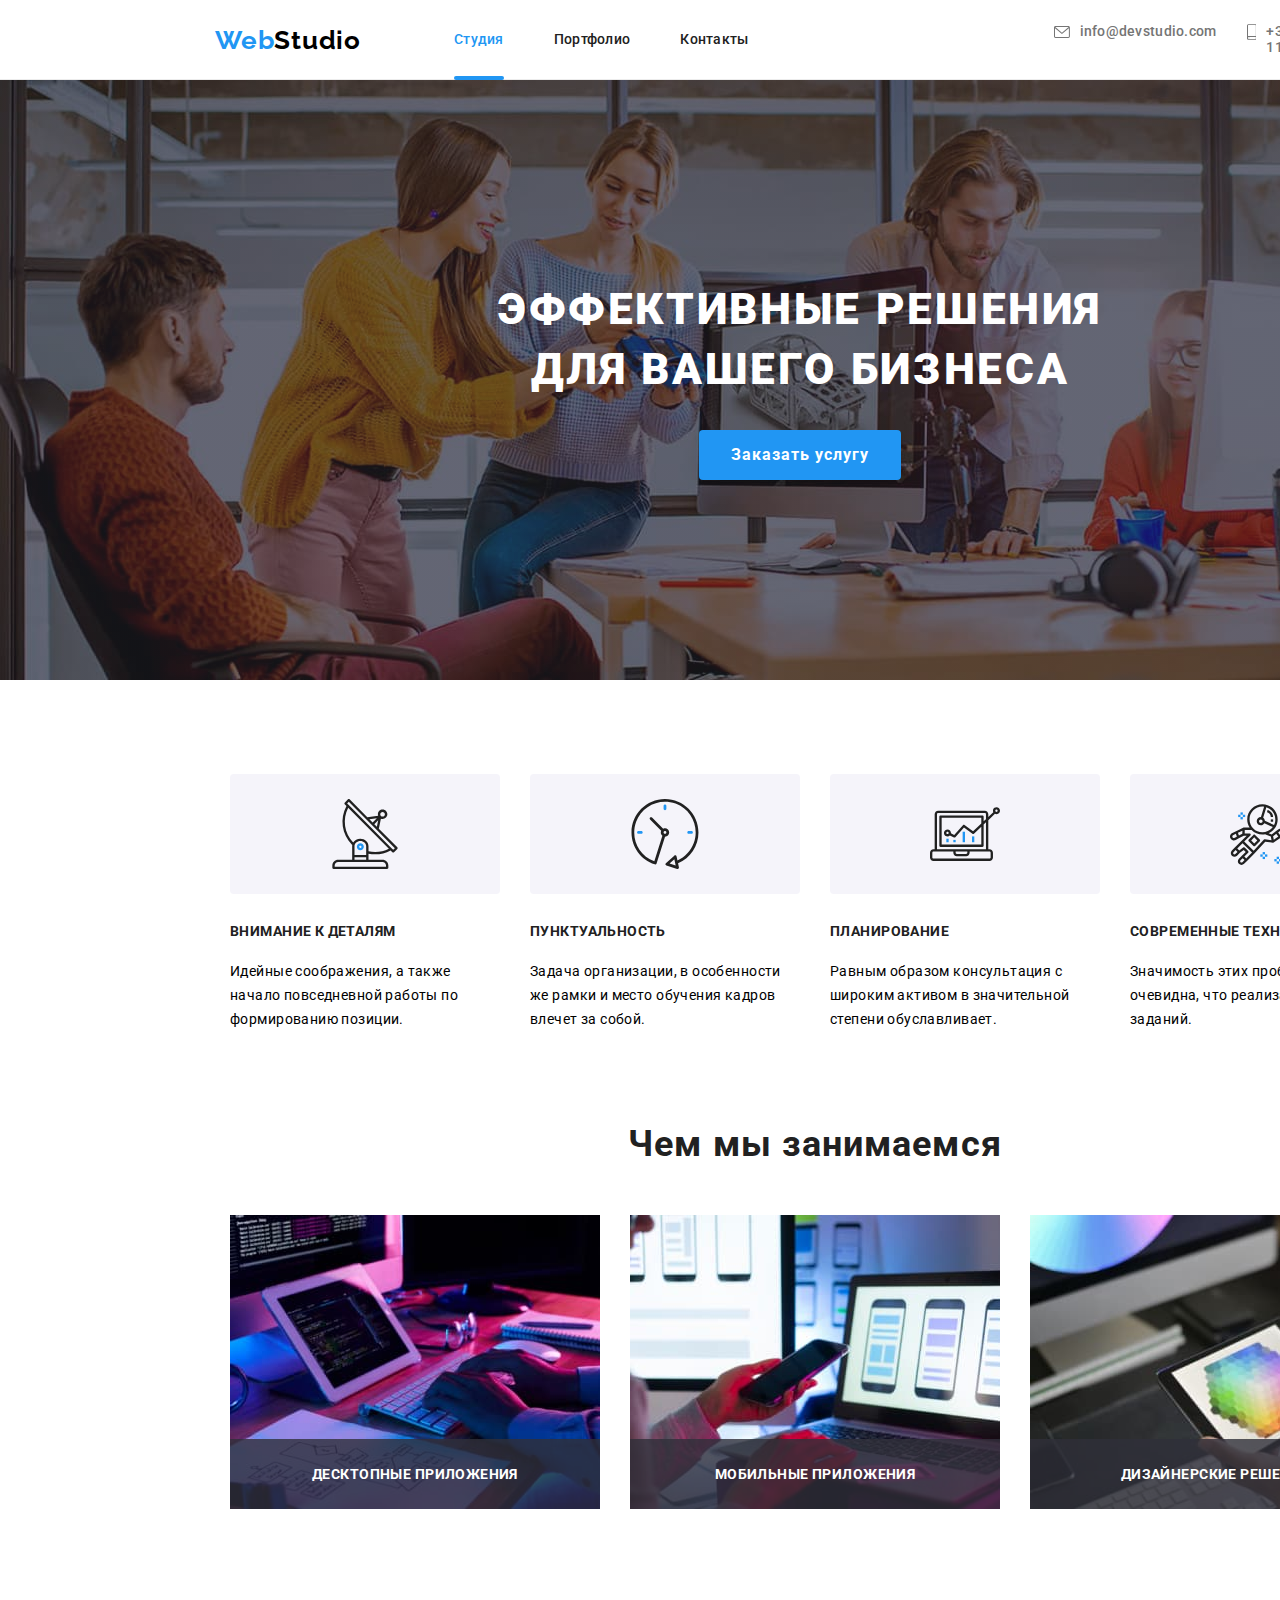
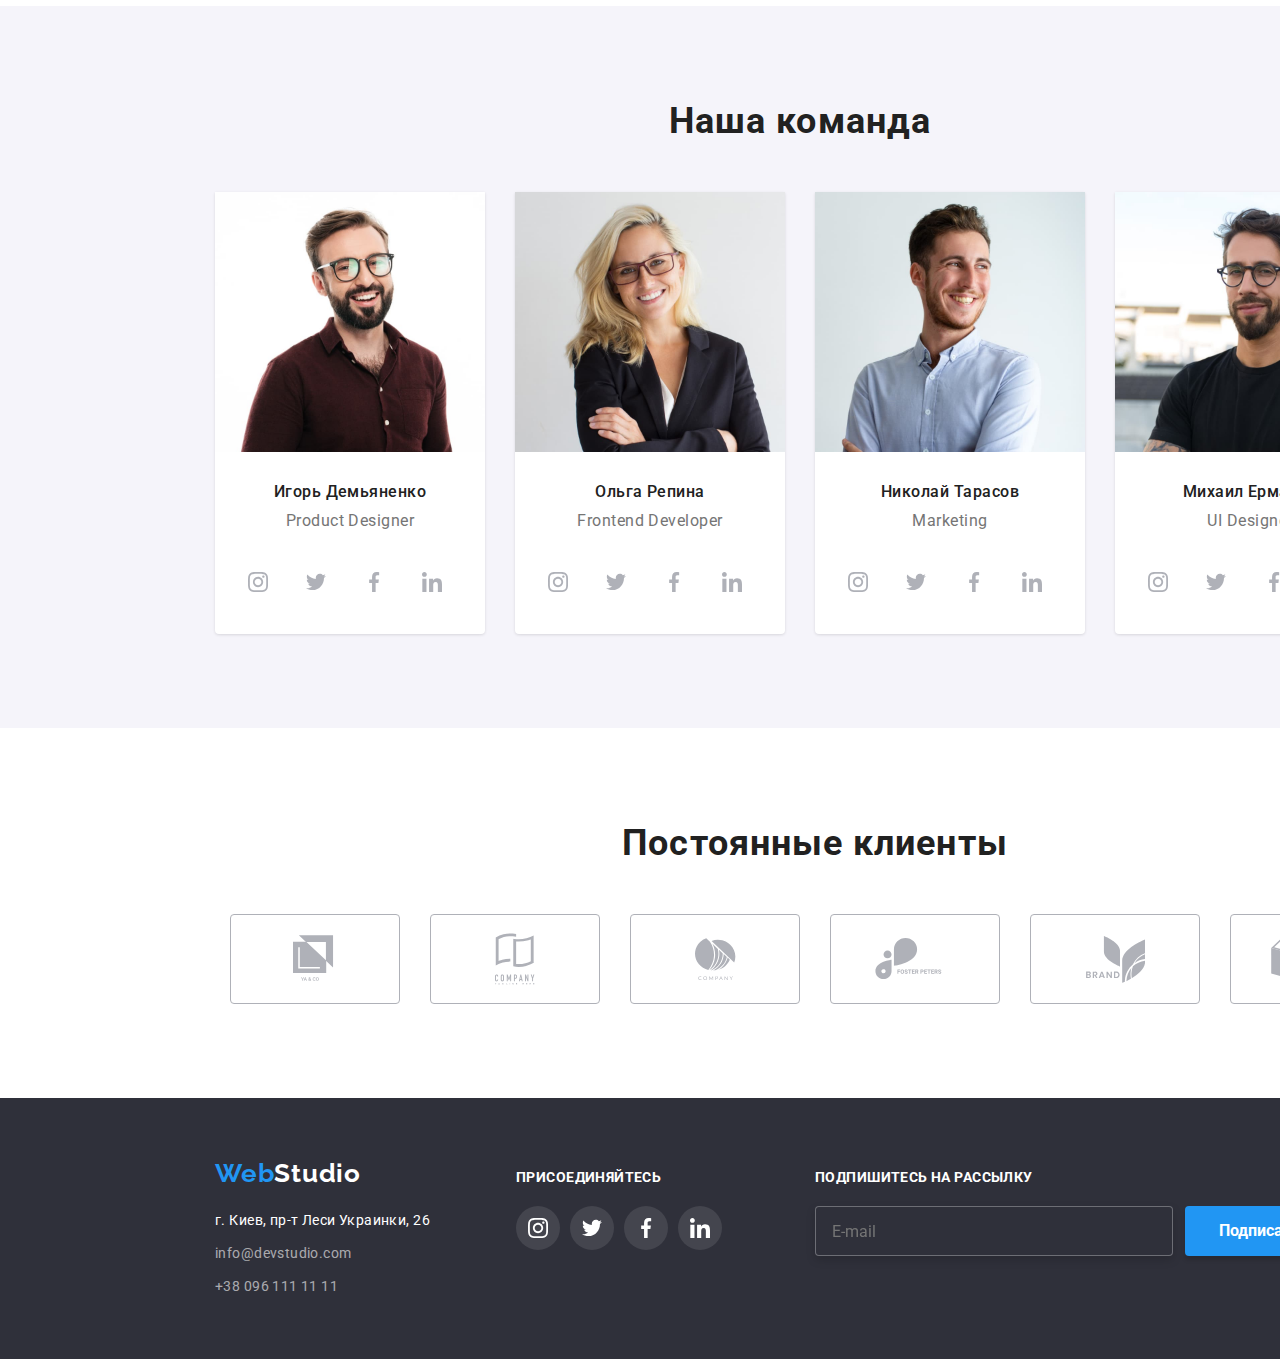
<file: index.html>
<!DOCTYPE html>
<html lang="en">
  <head>
    <meta charset="UTF-8" />
    <meta name="viewport" content="width=device-width, initial-scale=1.0" />
    <title>WebStudio</title>
    <link rel="preconnect" href="https://fonts.gstatic.com" />
    <link
      href="https://fonts.googleapis.com/css2?family=Raleway:wght@400;500;700&family=Roboto:wght@400;500;700&display=swap"
      rel="stylesheet"
    />
    <link
      rel="stylesheet"
      href="https://cdnjs.cloudflare.com/ajax/libs/modern-normalize/0.6.0/modern-normalize.min.css"
    />
    <link rel="stylesheet" href="./css/style.css" />
  </head>
  <body class="wrapper">
    <!--шапка-->
    <header class="page-header">
      <div class="conteiner">
        <nav class="main-nav">
          <a href="/" class="logo">
            <span>web</span><span class="logostudioblack">Studio</span>
          </a>

          <ul class="nav list">
            <li class="item"><a href="" class="current-link">студия</a></li>
            <li class="item">
              <a href="./portfolio.html" class="link">портфолио</a>
            </li>
            <li class="item"><a href="" class="link">контакты</a></li>
          </ul>

          <ul class="contact-us list">
            <li class="item icon-envelope">
              <a href="mailto:info@devstudio.com" class="link">
                <svg width="16px" height="12px">
                  <use href="./images/symbol-defs.svg#icon-envelope"></use>
                </svg>
                info@devstudio.com
              </a>
            </li>
            <li class="item icon-smartphone">
              <a href="tel:+380961111111" class="link">
                <svg width="10px" height="16px">
                  <use href="./images/symbol-defs.svg#icon-smartphone"></use>
                </svg>
                +38 096 111 11 11
              </a>
            </li>
          </ul>
        </nav>
      </div>
    </header>
    <!-- Главный контент страницы-->
    <main>
      <!-- Приветсвие-->
      <section class="hero">
        <div class="conteiner">
          <h1 class="hero-title">
            эффективные решения <br />
            для вашего бизнеса
          </h1>
          <button class="button" data-modal-open>Заказать услугу</button>
        </div>
      </section>

      <!--Ценности-->
      <section class="values">
        <div class="conteiner">
          <!-- <h2 class="section-title"></h2> -->
          <ul class="feature-list list">
            <li class="item icon-antenna">
              <h3 class="feature-title">внимание к деталям</h3>
              <p class="feature-text">
                Идейные соображения, а также начало повседневной работы по
                формированию позиции.
              </p>
            </li>
            <li class="item icon-clock">
              <h3 class="feature-title">пунктуальность</h3>
              <p class="feature-text">
                Задача организации, в особенности же рамки и место обучения
                кадров влечет за собой.
              </p>
            </li>
            <li class="item icon-diagram">
              <h3 class="feature-title">планирование</h3>
              <p class="feature-text">
                Равным образом консультация с широким активом в значительной
                степени обуславливает.
              </p>
            </li>
            <li class="item icon-astronaut">
              <h3 class="feature-title">современные технологии</h3>
              <p class="feature-text">
                Значимость этих проблем настолько очевидна, что реализация
                плановых заданий.
              </p>
            </li>
          </ul>
        </div>
      </section>

      <!--Чем занимаемся-->
      <section class="act">
        <div class="conteiner">
          <h2 class="section-title">Чем мы занимаемся</h2>
          <ul class="activity list">
            <li class="thumb item">
              <img
                src="./images/activity1.jpg"
                alt=""
                width="370"
                height="294"
              />
              <p class="label">десктопные приложения</p>
            </li>
            <li class="thumb item">
              <img
                src="./images/activity2.jpg"
                alt=""
                width="370"
                height="294"
              />
              <p class="label">мобильные приложения</p>
            </li>
            <li class="thumb item">
              <img
                src="./images/activity3.jpg"
                alt=""
                width="370"
                height="294"
              />
              <p class="label">дизайнерские решения</p>
            </li>
          </ul>
        </div>
      </section>

      <!--Наша команда-->
      <section class="team">
        <div class="conteiner">
          <h2 class="section-title">Наша команда</h2>
          <ul class="teammate-list list">
            <li class="teammate-card">
              <img
                class="photo"
                src="./images/Igor.jpg"
                alt=""
                width="270"
                height="260"
              />
              <h3 class="teammate">игорь демьяненко</h3>
              <p class="profession">product designer</p>
              <ul class="teammate-social">
                <li class="icon-item">
                  <a target="_blank" href="https://www.instagram.com/">
                    <svg
                      class="icon-teammate"
                      class="icon"
                      width="20px"
                      height="20px"
                    >
                      <use href="./images/symbol-defs.svg#icon-instagram"></use>
                    </svg>
                  </a>
                </li>
                <li class="icon-item">
                  <a target="_blank" href="https://twitter.com/">
                    <svg class="icon-teammate" width="20px" height="20px">
                      <use href="./images/symbol-defs.svg#icon-twitter"></use>
                    </svg>
                  </a>
                </li>
                <li class="icon-item">
                  <a target="_blank" href="https://www.facebook.com/">
                    <svg class="icon-teammate" width="20px" height="20px">
                      <use href="./images/symbol-defs.svg#icon-facebook"></use>
                    </svg>
                  </a>
                </li>
                <li class="icon-item">
                  <a target="_blank" href="https://www.linkedin.com/">
                    <svg class="icon-teammate" width="20px" height="20px">
                      <use href="./images/symbol-defs.svg#icon-linkedin"></use>
                    </svg>
                  </a>
                </li>
              </ul>
            </li>
            <li class="teammate-card">
              <img
                class="photo"
                src="./images/Olga.jpg"
                alt=""
                width="270"
                height="260"
              />
              <h3 class="teammate">ольга репина</h3>
              <p class="profession">frontend developer</p>
              <ul class="teammate-social">
                <li class="icon-item">
                  <a target="_blank" href="https://www.instagram.com/">
                    <svg class="icon-teammate" width="20px" height="20px">
                      <use href="./images/symbol-defs.svg#icon-instagram"></use>
                    </svg>
                  </a>
                </li>
                <li class="icon-item">
                  <a target="_blank" href="https://twitter.com/">
                    <svg class="icon-teammate" width="20px" height="20px">
                      <use href="./images/symbol-defs.svg#icon-twitter"></use>
                    </svg>
                  </a>
                </li>
                <li class="icon-item">
                  <a target="_blank" href="https://www.facebook.com/">
                    <svg class="icon-teammate" width="20px" height="20px">
                      <use href="./images/symbol-defs.svg#icon-facebook"></use>
                    </svg>
                  </a>
                </li>
                <li class="icon-item">
                  <a target="_blank" href="https://www.linkedin.com/">
                    <svg class="icon-teammate" width="20px" height="20px">
                      <use href="./images/symbol-defs.svg#icon-linkedin"></use>
                    </svg>
                  </a>
                </li>
              </ul>
            </li>
            <li class="teammate-card">
              <img
                class="photo"
                src="./images/Nikolay.jpg"
                alt=""
                width="270"
                height="260"
              />
              <h3 class="teammate">николай тарасов</h3>
              <p class="profession">marketing</p>
              <ul class="teammate-social">
                <li class="icon-item">
                  <a target="_blank" href="https://www.instagram.com/">
                    <svg class="icon-teammate" width="20px" height="20px">
                      <use href="./images/symbol-defs.svg#icon-instagram"></use>
                    </svg>
                  </a>
                </li>
                <li class="icon-item">
                  <a target="_blank" href="https://twitter.com/">
                    <svg class="icon-teammate" width="20px" height="20px">
                      <use href="./images/symbol-defs.svg#icon-twitter"></use>
                    </svg>
                  </a>
                </li>
                <li class="icon-item">
                  <a target="_blank" href="https://www.facebook.com/">
                    <svg class="icon-teammate" width="20px" height="20px">
                      <use href="./images/symbol-defs.svg#icon-facebook"></use>
                    </svg>
                  </a>
                </li>
                <li class="icon-item">
                  <a target="_blank" href="https://www.linkedin.com/">
                    <svg class="icon-teammate" width="20px" height="20px">
                      <use href="./images/symbol-defs.svg#icon-linkedin"></use>
                    </svg>
                  </a>
                </li>
              </ul>
            </li>
            <li class="teammate-card">
              <img
                class="photo"
                src="./images/Mikhail.jpg"
                alt=""
                width="270"
                height="260"
              />
              <h3 class="teammate">михаил ермаков</h3>
              <p class="profession"><span class="ui">ui</span> designer</p>
              <ul class="teammate-social">
                <li class="icon-item">
                  <a target="_blank" href="https://www.instagram.com/">
                    <svg class="icon-teammate" width="20px" height="20px">
                      <use href="./images/symbol-defs.svg#icon-instagram"></use>
                    </svg>
                  </a>
                </li>
                <li class="icon-item">
                  <a target="_blank" href="https://twitter.com/">
                    <svg class="icon-teammate" width="20px" height="20px">
                      <use href="./images/symbol-defs.svg#icon-twitter"></use>
                    </svg>
                  </a>
                </li>
                <li class="icon-item">
                  <a target="_blank" href="https://www.facebook.com/">
                    <svg class="icon-teammate" width="20px" height="20px">
                      <use href="./images/symbol-defs.svg#icon-facebook"></use>
                    </svg>
                  </a>
                </li>
                <li class="icon-item">
                  <a target="_blank" href="https://www.linkedin.com/">
                    <svg class="icon-teammate" width="20px" height="20px">
                      <use href="./images/symbol-defs.svg#icon-linkedin"></use>
                    </svg>
                  </a>
                </li>
              </ul>
            </li>
          </ul>
        </div>
      </section>

      <!-- Наши клиенты -->
      <section class="clients">
        <div class="conteiner">
          <h2 class="section-title">Постоянные клиенты</h2>
          <ul class="clients-list list">
            <li class="client-name">
              <a href="#">
                <svg
                  class="icon-client client1"
                  width="44.27px"
                  height="49.23px"
                >
                  <use href="./images/symbol-defs.svg#icon-client1"></use>
                </svg>
              </a>
            </li>
            <li class="client-name">
              <a href="#">
                <svg class="icon-client client2" width="40px" height="52px">
                  <use href="./images/symbol-defs.svg#icon-client2"></use>
                </svg>
              </a>
            </li>
            <li class="client-name">
              <a href="#">
                <svg class="icon-client client3" width="41px" height="42.6px">
                  <use href="./images/symbol-defs.svg#icon-client3"></use>
                </svg>
              </a>
            </li>
            <li class="client-name">
              <a href="#">
                <svg
                  class="icon-client client4"
                  width="79.66px"
                  height="42.02px"
                >
                  <use href="./images/symbol-defs.svg#icon-client4"></use>
                </svg>
              </a>
            </li>
            <li class="client-name">
              <a href="#">
                <svg class="icon-client client5" width="59px" height="47px">
                  <use href="./images/symbol-defs.svg#icon-client5"></use>
                </svg>
              </a>
            </li>
            <li class="client-name">
              <a href="#">
                <svg
                  class="icon-client client6"
                  width="88.48px"
                  height="45.44px"
                >
                  <use href="./images/symbol-defs.svg#icon-client6"></use>
                </svg>
              </a>
            </li>
          </ul>
        </div>
      </section>
    </main>

    <!--Футер-->
    <footer class="footer">
      <div class="conteiner">
        <div class="companycontacts">
          <a href="/" class="logo">
            <span>web</span><span class="logostudiowhite">Studio</span>
          </a>
          <address class="adress">
            <p class="physicaladress">г. Киев, пр-т Леси Украинки, 26</p>
            <p class="mailadress">
              <a href="mailto:info@devstudio.com">info@devstudio.com</a>
            </p>
            <p class="phonenumadress">
              <a href="tel:+380961111111">+38 096 111 11 11</a>
            </p>
          </address>
        </div>
        <div class="social">
          <h3 class="feature-title">присоединяйтесь</h3>
          <ul class="social-list list">
            <li class="social-item inst">
              <a target="_blank" href="https://www.instagram.com/">
                <svg class="icon-social" width="20px" height="20px">
                  <use href="./images/symbol-defs.svg#icon-instagram"></use>
                </svg>
              </a>
            </li>
            <li class="social-item twitt">
              <a target="_blank" href="https://twitter.com/">
                <svg class="icon-social" width="20px" height="20px">
                  <use href="./images/symbol-defs.svg#icon-twitter"></use>
                </svg>
              </a>
            </li>
            <li class="social-item fb">
              <a target="_blank" href="https://www.facebook.com/">
                <svg class="icon-social" width="20px" height="20px">
                  <use href="./images/symbol-defs.svg#icon-facebook"></use>
                </svg>
              </a>
            </li>
            <li class="social-item li">
              <a target="_blank" href="https://www.linkedin.com/">
                <svg class="icon-social" width="20px" height="20px">
                  <use href="./images/symbol-defs.svg#icon-linkedin"></use>
                </svg>
              </a>
            </li>
          </ul>
        </div>
        <div class="mailing-form">
          <label for="mailing">Подпишитесь на рассылку</label>
          <input
            type="email"
            name="mailing"
            id="mailing"
            placeholder="E-mail"
          />
        </div>

        <button class="mailing-button" type="submit">
          Подписаться
          <svg class="icon-send">
            <use href="./images/symbol-defs.svg#icon-icon-send"></use>
          </svg>
        </button>
      </div>
    </footer>

    <!-- Модальное окно -->
    <div class="backdrop is-hidden" data-modal>
      <div class="modal">
        <button class="close-button" data-modal-close>
          <svg class="close-icon" width="18px" height="18px">
            <use href="./images/symbol-defs.svg#icon-close-black-18dp"></use>
          </svg>
        </button>

        <form class="form js-form" autocomplete="off">
          <h2 class="form-title">Оставьте свои данные, мы вам перезвоним</h2>
          <div class="form-field">
            <label for="name">Имя</label>

            <input type="text" name="name" id="name" />
            <svg class="form-icon" width="18px" height="18px">
              <use href="./images/symbol-defs.svg#icon-person-black"></use>
            </svg>
          </div>

          <div class="form-field">
            <label for="tel">Телефон</label>

            <input type="tel" name="tel" id="tel" />
            <svg class="form-icon" width="18px" height="18px">
              <use href="./images/symbol-defs.svg#icon-phone-black"></use>
            </svg>
          </div>

          <div class="form-field">
            <label for="mail">Почта</label>

            <input type="email" name="mail" id="mail" />
            <svg class="form-icon" width="18px" height="18px">
              <use href="./images/symbol-defs.svg#icon-email-black"></use>
            </svg>
          </div>

          <div class="form-field">
            <label for="comments">Комментарий</label>
            <textarea
              name="comments"
              id="comments"
              rows="10"
              placeholder="Введите текст"
            ></textarea>
          </div>

          
          <label class="agreement-checkbox" for="agreement">
            <input
              type="checkbox"
              name="agreement"
              value="agreement"
              id="agreement"
              class="checkbox" />
            <span class="checkbox-icon">Соглашаюсь с рассылкой и принимаю <a  class="agreement-license" href="#">Условия договора</a></span>
           
         

          <button class="form-button" type="submit">Отправить</button>
        </form>
      </div>
    </div>

    <script src="./js/modal.js"></script>
    <script>
      (() => {
        document.querySelector('.js-form').addEventListener('submit', e => {
          e.preventDefault();

          new FormData(e.currentTarget).forEach((value, name) =>
            console.log(`${name}: ${value}`),
          );

          e.currentTarget.reset();
        });
      })();
    </script>
  </body>
</html>
</file>
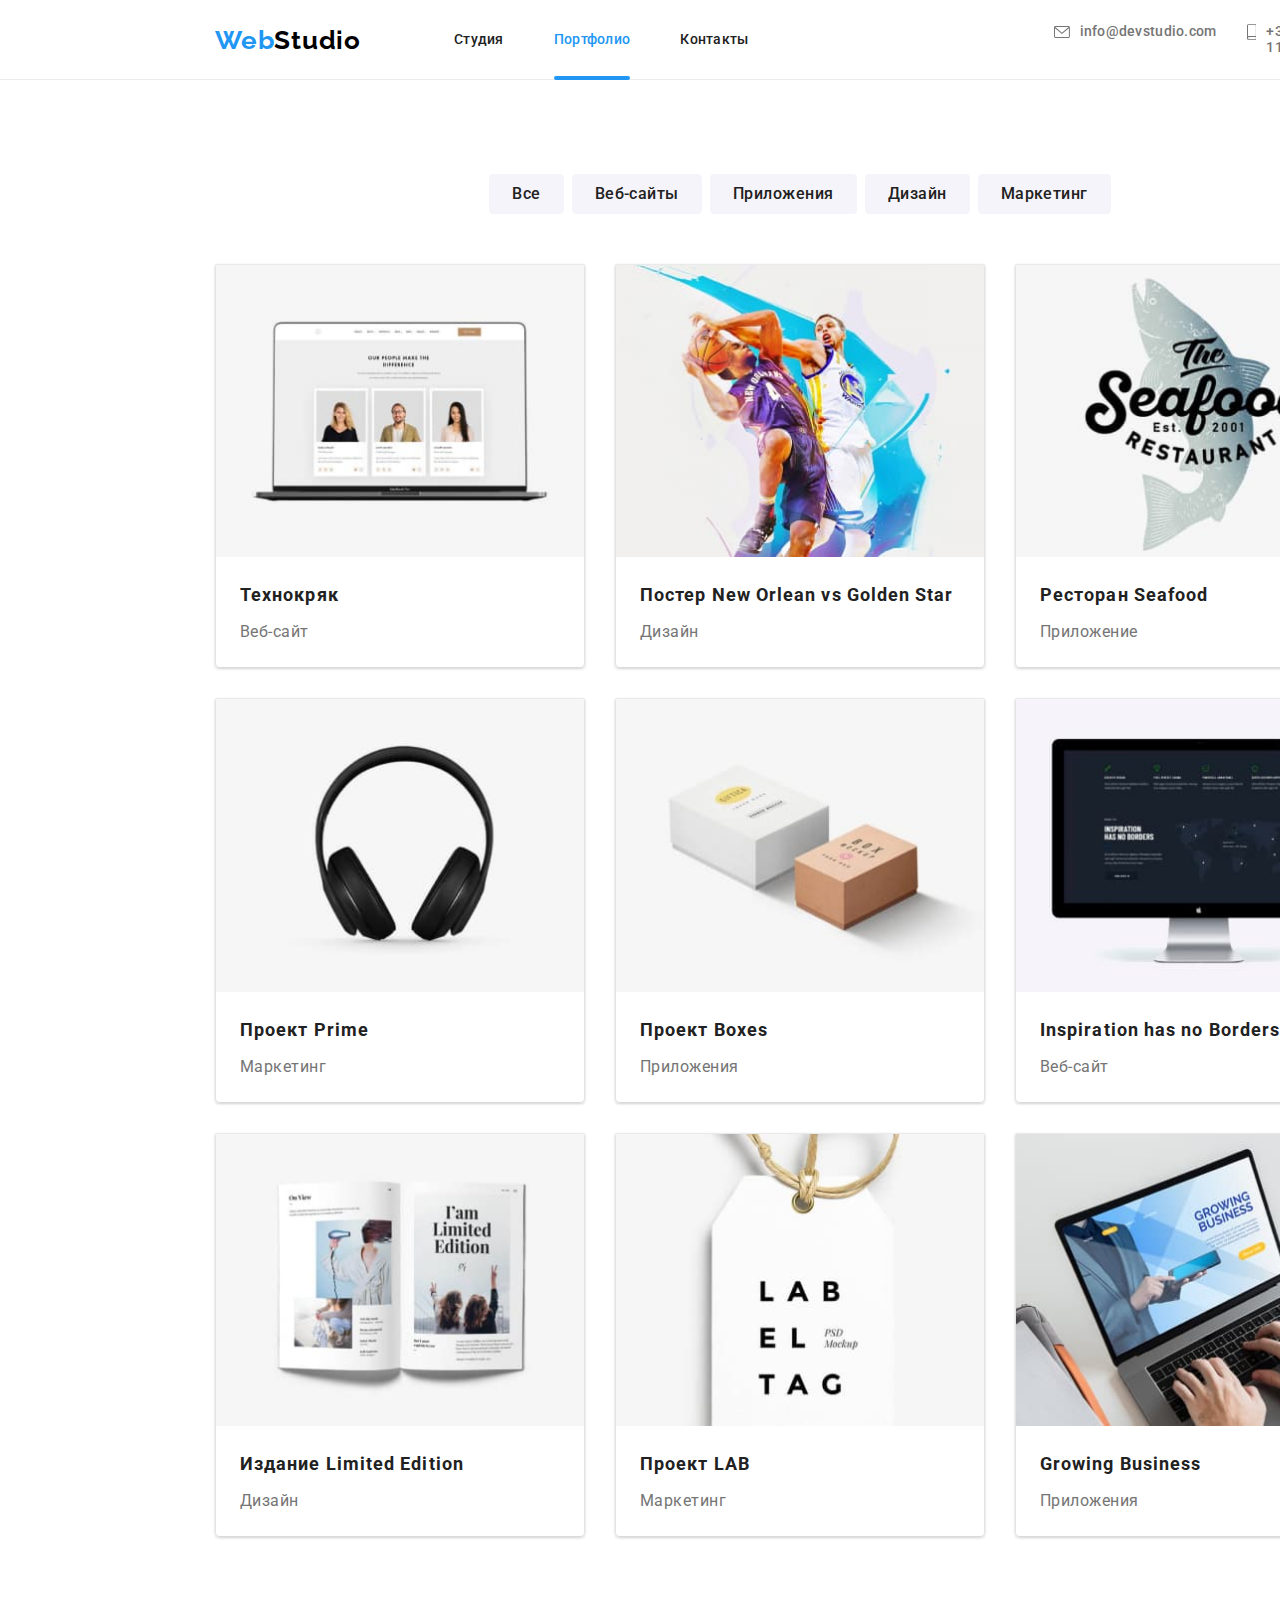
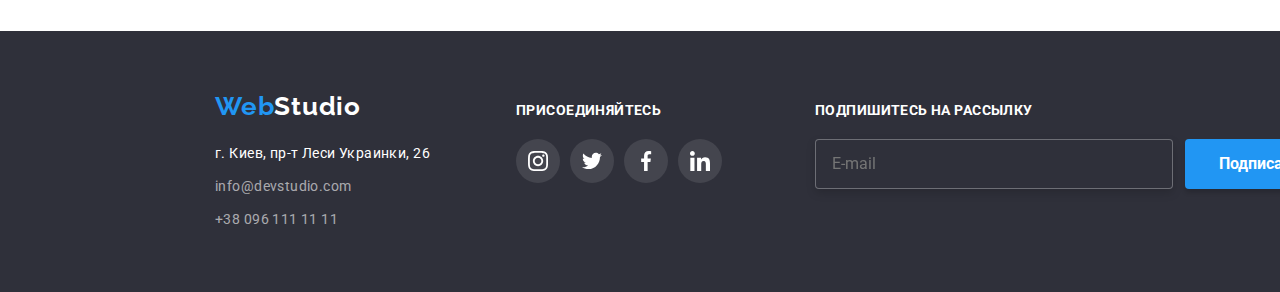
<file: portfolio.html>
<!DOCTYPE html>
<html lang="en">
  <head>
    <meta charset="UTF-8" />
    <meta name="viewport" content="width=device-width, initial-scale=1.0" />
    <title>Portfolio</title>
    <link rel="preconnect" href="https://fonts.gstatic.com" />
    <link
      href="https://fonts.googleapis.com/css2?family=Raleway:wght@400;500;700&family=Roboto:wght@400;500;700&display=swap"
      rel="stylesheet"
    />
    <link
      rel="stylesheet"
      href="https://cdnjs.cloudflare.com/ajax/libs/modern-normalize/1.0.0/modern-normalize.min.css"
    />
    <link rel="stylesheet" href="./css/style.css" />
  </head>
  <body class="wrapper">
    <!--шапка-->
    <header class="page-header">
      <div class="conteiner">
        <nav class="main-nav">
          <a href="/" class="logo">
            <span>web</span><span class="logostudioblack">Studio</span>
          </a>

          <ul class="nav list">
            <li class="item"><a href="./index.html" class="link">студия</a></li>
            <li class="item">
              <a href="" class="current-link">портфолио</a>
            </li>
            <li class="item"><a href="" class="link">контакты</a></li>
          </ul>

          <ul class="contact-us list">
            <li class="item icon-envelope">
              <a href="mailto:info@devstudio.com" class="link">
                <svg width="16px" height="12px">
                  <use href="./images/symbol-defs.svg#icon-envelope"></use>
                </svg>
                info@devstudio.com
              </a>
            </li>
            <li class="item icon-smartphone">
              <a href="tel:+380961111111" class="link">
                <svg width="10px" height="16px">
                  <use href="./images/symbol-defs.svg#icon-smartphone"></use>
                </svg>
                +38 096 111 11 11
              </a>
            </li>
          </ul>
        </nav>
      </div>
    </header>
    <!-- главний контент -->
    <main>
      <section class="portfolio">
        <h1 class="portfolio">Портфолио</h1>
        <div class="conteiner">
          <ul class="filter list">
            <li class="filteritem">
              <button type="button" class="filter-button">Все</button>
            </li>
            <li class="filteritem">
              <button type="button" class="filter-button">Веб-сайты</button>
            </li>
            <li class="filteritem">
              <button type="button" class="filter-button">Приложения</button>
            </li>
            <li class="filteritem">
              <button type="button" class="filter-button">Дизайн</button>
            </li>
            <li class="filteritem">
              <button type="button" class="filter-button">Маркетинг</button>
            </li>
          </ul>
        </div>

        <div class="conteiner">
          <ul class="samples list">
            <li class="item">
              <a class="sample-link" href="#">
                <div class="sample-thumb">
                  <img
                    class="sample"
                    src="./images/img1.jpg"
                    alt="пример работы"
                    width="370"
                    height="294"
                  />
                  <div class="overlay">
                    <p class="overlay-text">
                      Технокряк это современная площадка распространения
                      коронавируса. Компании используют эту платформу для
                      цифрового шпионажа и атак на защищённые сервера
                      конкурентов.
                    </p>
                  </div>
                </div>
                <div class="sample-content">
                  <h3 class="work-example">Технокряк</h3>
                  <p class="work-sphere">Веб-сайт</p>
                </div>
              </a>
            </li>

            <li class="item">
              <a class="sample-link" href="#">
                <div class="sample-thumb">
                  <img
                    class="sample"
                    src="./images/img2.jpg"
                    alt="пример работы"
                    width="370"
                    height="294"
                  />
                  <div class="overlay">
                    <p class="overlay-text">
                      Технокряк это современная площадка распространения
                      коронавируса. Компании используют эту платформу для
                      цифрового шпионажа и атак на защищённые сервера
                      конкурентов.
                    </p>
                  </div>
                </div>
                <div class="sample-content">
                  <h3 class="work-example">Постер New Orlean vs Golden Star</h3>
                  <p class="work-sphere">Дизайн</p>
                </div>
              </a>
            </li>

            <li class="item">
              <a class="sample-link" href="#">
                <div class="sample-thumb">
                  <img
                    class="sample"
                    src="./images/img3.jpg"
                    alt="пример работы"
                    width="370"
                    height="294"
                  />
                  <div class="overlay">
                    <p class="overlay-text">
                      Технокряк это современная площадка распространения
                      коронавируса. Компании используют эту платформу для
                      цифрового шпионажа и атак на защищённые сервера
                      конкурентов.
                    </p>
                  </div>
                </div>
                <div class="sample-content">
                  <h3 class="work-example">Ресторан Seafood</h3>
                  <p class="work-sphere">Приложение</p>
                </div>
              </a>
            </li>

            <li class="item">
              <a class="sample-link" href="#">
                <div class="sample-thumb">
                  <img
                    class="sample"
                    src="./images/img4.jpg"
                    alt="пример работы"
                    width="370"
                    height="294"
                  />
                  <div class="overlay">
                    <p class="overlay-text">
                      Технокряк это современная площадка распространения
                      коронавируса. Компании используют эту платформу для
                      цифрового шпионажа и атак на защищённые сервера
                      конкурентов.
                    </p>
                  </div>
                </div>
                <div class="sample-content">
                  <h3 class="work-example">Проект Prime</h3>
                  <p class="work-sphere">Маркетинг</p>
                </div>
              </a>
            </li>

            <li class="item">
              <a class="sample-link" href="#">
                <div class="sample-thumb">
                  <img
                    class="sample"
                    src="./images/img5.jpg"
                    alt="пример работы"
                    width="370"
                    height="294"
                  />
                  <div class="overlay">
                    <p class="overlay-text">
                      Технокряк это современная площадка распространения
                      коронавируса. Компании используют эту платформу для
                      цифрового шпионажа и атак на защищённые сервера
                      конкурентов.
                    </p>
                  </div>
                </div>
                <div class="sample-content">
                  <h3 class="work-example">Проект Boxes</h3>
                  <p class="work-sphere">Приложения</p>
                </div>
              </a>
            </li>

            <li class="item">
              <a class="sample-link" href="#">
                <div class="sample-thumb">
                  <img
                    class="sample"
                    src="./images/img6.jpg"
                    alt="пример работы"
                    width="370"
                    height="294"
                  />
                  <div class="overlay">
                    <p class="overlay-text">
                      Технокряк это современная площадка распространения
                      коронавируса. Компании используют эту платформу для
                      цифрового шпионажа и атак на защищённые сервера
                      конкурентов.
                    </p>
                  </div>
                </div>
                <div class="sample-content">
                  <h3 class="work-example">Inspiration has no Borders</h3>
                  <p class="work-sphere">Веб-сайт</p>
                </div>
              </a>
            </li>

            <li class="item">
              <a class="sample-link" href="#">
                <div class="sample-thumb">
                  <img
                    class="sample"
                    src="./images/img7.jpg"
                    alt="пример работы"
                    width="370"
                    height="294"
                  />
                  <div class="overlay">
                    <p class="overlay-text">
                      Технокряк это современная площадка распространения
                      коронавируса. Компании используют эту платформу для
                      цифрового шпионажа и атак на защищённые сервера
                      конкурентов.
                    </p>
                  </div>
                </div>
                <div class="sample-content">
                  <h3 class="work-example">Издание Limited Edition</h3>
                  <p class="work-sphere">Дизайн</p>
                </div>
              </a>
            </li>

            <li class="item">
              <a class="sample-link" href="#">
                <div class="sample-thumb">
                  <img
                    class="sample"
                    src="./images/img8.jpg"
                    alt="пример работы"
                    width="370"
                    height="294"
                  />
                  <div class="overlay">
                    <p class="overlay-text">
                      Технокряк это современная площадка распространения
                      коронавируса. Компании используют эту платформу для
                      цифрового шпионажа и атак на защищённые сервера
                      конкурентов.
                    </p>
                  </div>
                </div>
                <div class="sample-content">
                  <h3 class="work-example">Проект LAB</h3>
                  <p class="work-sphere">Маркетинг</p>
                </div>
              </a>
            </li>

            <li class="item">
              <a class="sample-link" href="#">
                <div class="sample-thumb">
                  <img
                    class="sample"
                    src="./images/img9.jpg"
                    alt="пример работы"
                    width="370"
                    height="294"
                  />
                  <div class="overlay">
                    <p class="overlay-text">
                      Технокряк это современная площадка распространения
                      коронавируса. Компании используют эту платформу для
                      цифрового шпионажа и атак на защищённые сервера
                      конкурентов.
                    </p>
                  </div>
                </div>
                <div class="sample-content">
                  <h3 class="work-example">Growing Business</h3>
                  <p class="work-sphere">Приложения</p>
                </div>
              </a>
            </li>
          </ul>
        </div>
      </section>
    </main>

    <!-- футер -->
    <footer class="footer">
      <div class="conteiner">
        <div class="companycontacts">
          <a href="/" class="logo">
            <span>web</span><span class="logostudiowhite">Studio</span>
          </a>
          <address class="adress">
            <p class="physicaladress">г. Киев, пр-т Леси Украинки, 26</p>
            <p class="mailadress">
              <a href="mailto:info@devstudio.com">info@devstudio.com</a>
            </p>
            <p class="phonenumadress">
              <a href="tel:+380961111111">+38 096 111 11 11</a>
            </p>
          </address>
        </div>
        <div class="social">
          <h3 class="feature-title">присоединяйтесь</h3>
          <ul class="social-list list">
            <li class="social-item inst">
              <a target="_blank" href="https://www.instagram.com/">
                <svg class="icon-social" width="20px" height="20px">
                  <use href="./images/symbol-defs.svg#icon-instagram"></use>
                </svg>
              </a>
            </li>
            <li class="social-item twitt">
              <a target="_blank" href="https://twitter.com/">
                <svg class="icon-social" width="20px" height="20px">
                  <use href="./images/symbol-defs.svg#icon-twitter"></use>
                </svg>
              </a>
            </li>
            <li class="social-item fb">
              <a target="_blank" href="https://www.facebook.com/">
                <svg class="icon-social" width="20px" height="20px">
                  <use href="./images/symbol-defs.svg#icon-facebook"></use>
                </svg>
              </a>
            </li>
            <li class="social-item li">
              <a target="_blank" href="https://www.linkedin.com/">
                <svg class="icon-social" width="20px" height="20px">
                  <use href="./images/symbol-defs.svg#icon-linkedin"></use>
                </svg>
              </a>
            </li>
          </ul>
        </div>
        <div class="mailing-form">
          <label for="mailing">Подпишитесь на рассылку</label>
          <input
            type="email"
            name="mailing"
            id="mailing"
            placeholder="E-mail"
          />
        </div>

        <button class="mailing-button" type="submit">
          Подписаться
          <svg class="icon-send">
            <use href="./images/symbol-defs.svg#icon-icon-send"></use>
          </svg>
        </button>
      </div>
    </footer>
  </body>
</html>
</file>
<file: css/style.css>
:root {
  --primary-white-color: #ffffff;
  --primary-black-color: #000000;
  --primary-effect-color: #2196f3;
  --primary-background-color: #2f303a;
  --primary-headers-color: #212121;
  --primary-text-color: #757575;
  --primary-button-color: #f5f4fa;
  --primary-clients-color: #afb1b8;
  --timing-function: cubic-bezier(0.4, 0, 0.2, 1);
}

.wrapper {
  font-family: Roboto, sans-serif;
  font-weight: 400;
  box-sizing: border-box;
  min-width: 1600px;
  margin-left: auto;
  margin-right: auto;
  overflow-x: hidden;
}

.main-nav {
  display: flex;
  align-items: center;
  max-height: 80px;
}
.logo {
  font-family: Raleway, sans-serif;
  font-weight: 700;
  font-size: 26px;
  line-height: 1.19;
  letter-spacing: 0.03em;
  color: var(--primary-effect-color);
  text-transform: capitalize;
}

.logostudioblack {
  color: var(--primary-black-color);
}
.logostudiowhite {
  color: var(--primary-white-color);
}

.list {
  list-style: none;
  padding: 0;
  margin: 0;
  width: 1170px;
}

a {
  text-decoration: none;
}

img {
  max-width: 100%;
  height: auto;
  display: block;
}

.link {
  font-weight: 500;
  font-size: 14px;
  line-height: 1.14;
  letter-spacing: 0.02em;
}

.current-link {
  position: relative;
  color: var(--primary-effect-color);
  text-transform: capitalize;
  padding-top: 32px;
  padding-bottom: 32px;
  display: block;
  font-weight: 500;
  font-size: 14px;
  line-height: 1.14;
  letter-spacing: 0.02em;
  max-height: 80px;
}

.current-link::after {
  position: absolute;

  content: '';
  display: block;
  left: 0;
  bottom: 0;

  width: 100%;
  height: 4px;
  background-color: var(--primary-effect-color);
  border-radius: 2px;
}

.nav {
  display: flex;
  margin-left: 93px;
  width: max-content;
}

.nav .item + .item {
  margin-left: 50px;
}

.nav .link {
  display: block;
  color: var(--primary-headers-color);
  text-transform: capitalize;
  padding-top: 32px;
  padding-bottom: 32px;
  /* width: 294px; */
}

.contact-us {
  display: flex;
  width: max-content;
  margin-left: 305px;
}

.contact-us .item + .item {
  margin-left: 30px;
}
.contact-us .item + .item:last-child {
  margin-right: 0px;
}

.contact-us .link {
  display: flex;
  margin-right: auto;
  padding-top: 32px;
  padding-bottom: 32px;
  color: var(--primary-text-color);
  fill: var(--primary-text-color);
  transition: fill 250ms var(--timing-function);
  transition: color 250ms var(--timing-function);
}

.nav .link:hover,
.nav .link:focus,
.contact-us .link:hover,
.contact-us .link:focus {
  color: var(--primary-effect-color);
  fill: var(--primary-effect-color);
  transition: fill 250ms var(--timing-function);
  transition: color 250ms var(--timing-function);
}
.icon-envelope svg {
  margin-top: 2px;
}
.icon-envelope svg,
.icon-smartphone svg {
  margin-right: 10px;
}

/* .hero, */
.footer {
  background-color: var(--primary-background-color);
}

.hero {
  text-align: center;
  padding-top: 200px;
  padding-bottom: 280px;
  background-image: linear-gradient(
      to right,
      rgba(47, 48, 58, 0.4),
      rgba(47, 48, 58, 0.4)
    ),
    url('../images/backgr.jpg');
  max-width: 1600px;
  max-height: 600px;
  margin-left: auto;
  margin-right: auto;
  background-repeat: no-repeat;
  background-position: center;
  background-color: #c4c4c4;
  background-size: cover;
}

.hero-title {
  margin-top: 0;
  margin-bottom: 30px;
  font-weight: 900;
  font-size: 44px;
  line-height: 1.36;
  text-transform: uppercase;
  letter-spacing: 0.06em;
  color: var(--primary-white-color);
}

.button {
  font-weight: 700;
  font-size: 16px;
  line-height: 1.87;
  letter-spacing: 0.06em;
  text-align: center;
  color: var(--primary-white-color);
  background-color: var(--primary-effect-color);
  box-shadow: 0px 4px 4px rgba(0, 0, 0, 0.15);
  border: none;
  border-radius: 4px;
  padding: 10px 32px;
  cursor: pointer;
}

.section-title {
  font-weight: 700;
  font-size: 36px;
  line-height: 1.17;
  letter-spacing: 0.03em;
  color: var(--primary-headers-color);
  margin-bottom: 50px;
  margin-top: 0;
  text-align: center;
}
.feature-list {
  display: flex;
}

.values {
  margin-left: 215px;
  margin-right: 215px;
  margin-top: 94px;
}

.act {
  margin-left: 215px;
  margin-right: 215px;
  margin-top: 91px;
  margin-bottom: 97px;
}
.act .section-title {
  text-align: center;
}

/* features css */
.feature-list .item {
  width: 270px;
  margin-right: 30px;
}

.feature-list .item::before {
  display: block;
  width: 270px;
  height: 120px;
  border-radius: 4px;
  border: transparent;
  background-color: var(--primary-button-color);
  margin-bottom: 30px;
  content: '';
  /* background-size: contain; */
  background-repeat: no-repeat;
  background-position: center;
}

.icon-antenna::before {
  background-image: url('../images/antenna 1.svg');
}

.icon-clock::before {
  background-image: url('../images/clock 1.svg');
}

.icon-diagram::before {
  background-image: url('../images/diagram 1.svg');
}

.icon-astronaut::before {
  background-image: url('../images/astronaut 1.svg');
}

.feature-list .item:nth-child(4n) {
  margin-right: 0px;
}

.feature-title {
  font-weight: 700;
  font-size: 14px;
  line-height: 1.14;
  letter-spacing: 0.03em;
  text-transform: uppercase;
  color: var(--primary-headers-color);
  margin-bottom: 20px;
  margin-top: 0;
}

.social .feature-title {
  color: var(--primary-white-color);
}

.feature-text {
  font-weight: 400;
  font-size: 14px;
  line-height: 1.71;
  letter-spacing: 0.03em;
  color: var(--primaty-text-color);
  margin-bottom: 0;
  margin-top: 0;
}

.activity {
  display: flex;
  justify-content: center;
  margin: 0px;
}

.activity .item {
  width: 370px;
  margin-right: 30px;
}

.activity .item:nth-child(3n) {
  margin-right: 0px;
}

.team {
  background-color: var(--primary-button-color);
  padding-top: 94px;
  padding-bottom: 94px;
}
.teammate,
.profession {
  text-transform: capitalize;
  font-size: 16px;
  line-height: 1.19;
  text-align: center;
  letter-spacing: 0.03em;
}

ul.teammate-social {
  padding: 0px;
  margin: 0px;
  text-align: center;
}
.teammate-list {
  display: flex;
}

.teammate-list .teammate-card {
  width: 270px;
  margin-right: 30px;
}

.teammate-list .teammate-card:nth-child(4n) {
  margin-right: 0px;
}
.ui {
  text-transform: uppercase;
}

.teammate {
  font-weight: 500;
  color: var(--primary-headers-color);
  margin: 0;
  margin-bottom: 10px;
  /* background-color: teal; */
}

.teammate-card {
  background-color: var(--primary-white-color);
  padding: 0;
  margin: 30;
  box-shadow: 0px 1px 3px rgba(0, 0, 0, 0.12);
  border-radius: 0px 0px 4px 4px;
}

.photo {
  margin-bottom: 30px;
}

.profession {
  font-size: 400;
  color: var(--primary-text-color);
  margin: 0;
  margin-bottom: 30px;
}
.adress p {
  font-weight: 400;
  font-size: 14px;
  line-height: 1.71;
  letter-spacing: 0.03em;
  font-style: normal;
  margin: 0px;
}

p.physicaladress {
  color: var(--primary-white-color);
  margin-bottom: 9px;
  margin-top: 20px;
  width: 231px;
}

p.mailadress {
  margin-bottom: 9px;
}
.mailadress a,
.phonenumadress a {
  color: rgba(255, 255, 255, 0.6);
}

.filter-button {
  font-weight: 500;
  font-size: 16px;
  line-height: 1.62;
  letter-spacing: 0.03em;
  color: var(--primary-headers-color);
  background-color: var(--primary-button-color);
  border-radius: 4px;
  padding: 6px 22px;
  border: 1px solid var(--primary-button-color);
  box-shadow: none;
  outline: transparent;
}

.filter-button:hover,
.filter-button:focus {
  color: var(--primary-white-color);
  background-color: var(--primary-effect-color);
  box-shadow: 2px 3px 3px rgba(40, 67, 107, 0.42);
  border: 1px solid rgba(47, 48, 58, 0.4);
  transition: border 250ms var(--timing-function);
  transition: color 250ms var(--timing-function);
  transition: box-shadow 250ms var(--timing-function);
}

.work-example {
  font-weight: 700;
  font-size: 18px;
  line-height: 2;
  letter-spacing: 0.06em;
  color: var(--primary-headers-color);
}
.work-sphere {
  font-weight: 400;
  font-size: 16px;
  line-height: 1.87;
  letter-spacing: 0.03em;
  color: var(--primary-text-color);
}
/* hw3 */
.page-header {
  background-color: var(--primary-white-color);
  width: 1600px;
  height: 80px;
  margin: auto;
  border-bottom: 1px solid #ececec;
}
.conteiner {
  margin-left: auto;
  margin-right: auto;
  width: 1200px;
  padding-left: 15px;
  padding-right: 15px;
}
.footer .conteiner {
  padding: 60px 15px;
  display: flex;
}
h1.portfolio {
  display: none;
}

section.portfolio {
  width: 1600px;
  margin-left: auto;
  margin-right: auto;
}

.filter {
  display: flex;
  justify-content: center;
  margin-bottom: 50px;
}

.filteritem {
  margin-right: 8px;
}

.filteritem:last-child {
  margin-right: 0px;
}

.samples.list {
  display: flex;
  flex-wrap: wrap;
}

.samples .item {
  display: block;
  width: 370px;
  margin-right: 30px;
  margin-bottom: 30px;
  box-sizing: border-box;
  box-shadow: 0px 1px 3px rgba(0, 0, 0, 0.12);
  border-radius: 0px 0px 4px 4px;
  border: 1px solid #eeeeee;
}

.sample-link {
  display: block;
  box-sizing: border-box;
  box-shadow: 0px 1px 3px rgba(0, 0, 0, 0.12);
  border-radius: 0px 0px 4px 4px;
}

.sample-link:focus {
  box-shadow: 0px 1px 1px rgba(0, 0, 0, 0.12), 0px 4px 4px rgba(0, 0, 0, 0.06),
    1px 4px 6px rgba(0, 0, 0, 0.16);
  transition: box-shadow 250ms var(--timing-function);
}
.samples .item:hover {
  box-shadow: 0px 1px 1px rgba(0, 0, 0, 0.12), 0px 4px 4px rgba(0, 0, 0, 0.06),
    1px 4px 6px rgba(0, 0, 0, 0.16);
  transition: box-shadow 250ms var(--timing-function);
}

.samples .item:nth-child(3n) {
  margin-right: 0px;
}

.samples .item:nth-last-child(-n + 3) {
  margin-bottom: 0px;
}

.work-example,
.work-sphere {
  margin: 0px;
  padding-left: 24px;
}

.samplephoto {
  padding-bottom: 20px;
}

.work-example {
  padding-bottom: 4px;
  padding-top: 20px;
}
.work-sphere {
  padding-bottom: 20px;
}

.clients,
.portfolio {
  margin: 94px 215px;
}
/* Наши клиенты */
.clients-list {
  display: flex;
  flex-wrap: wrap;
}

.companycontacts {
  width: 231px;
}

.social {
  margin-left: 156px;
  margin-top: 12px;
}

.social-list {
  display: inline-flex;
}

.client-name {
  margin-right: 30px;
}

.client-name:last-child {
  margin-right: 0px;
}

.client-name a {
  box-sizing: border-box;
  display: flex;
  border: 1px solid var(--primary-clients-color);
  width: 170px;
  height: 90px;
  border-radius: 4px;
  fill: var(--primary-clients-color);
  align-items: center;
  justify-content: center;
}
/* переделанные иконки и клиенты */
.client-name a:hover,
.client-name a:focus {
  fill: var(--primary-effect-color);
  border: 1px solid var(--primary-effect-color);
  border-radius: 4px;
  transition: fill 250ms var(--timing-function);
  transition: color 250ms var(--timing-function);
}

.icon-item {
  list-style: none;
  display: inline-flex;
  align-items: center;
  padding-bottom: 30px;
}
.icon-item a {
  list-style: none;
  height: 44px;
  width: 44px;
  align-items: center;
  border-radius: 50%;
  margin-right: 10px;
  color: var(--primary-clients-color);
  padding: 12px;
}

.icon-teammate {
  height: 20px;
  width: 20px;
  margin-left: auto;
  margin-right: auto;
  fill: currentColor;
  transform: rotate(0deg);
}
.teammate-social a:focus,
.social-list a:focus,
.teammate-social a:hover,
.social-list a:hover {
  color: var(--primary-white-color);
  background-color: var(--primary-effect-color);
  transform: rotate(360deg);
  transition: transform 250ms var(--timing-function);
}

.social-item a {
  display: flex;
  height: 44px;
  width: 44px;
  align-items: center;
  border-radius: 50%;
  margin-right: 10px;
  color: var(--primary-white-color);
  background-color: rgba(255, 255, 255, 0.1);
}

.icon-social {
  height: 20px;
  width: 20px;
  margin-left: auto;
  margin-right: auto;
  fill: var(--primary-white-color);
}

/* homework 5  */

.label {
  display: block;
  font-family: Roboto;
  font-style: normal;
  font-weight: bold;
  font-size: 14px;
  line-height: 16px;
  letter-spacing: 0.03em;
  text-transform: uppercase;
  margin: 0px;
  background-color: rgba(47, 48, 58, 0.8);
  color: var(--primary-white-color);
  overflow: hidden;
  text-align: center;
  padding-top: 27px;
  padding-bottom: 27px;
}

.thumb {
  position: relative;
}

.thumb > .label {
  position: absolute;
  bottom: 0px;
  left: 0px;
  width: 100%;
  height: 70px;
}

.sample-thumb {
  display: block;
  box-sizing: border-box;
  position: relative;
  overflow: hidden;
}

.overlay {
  position: absolute;
  left: 0;
  top: 0;
  padding: 63px 24px;
  margin: 0;
  width: 100%;
  height: 100%;
  font-size: 18px;
  line-height: 1.5;
  background-color: rgba(33, 150, 243, 0.9);
  color: var(--primary-white-color);
  opacity: 0;
  transform: translateY(100%);
  transition: 250ms transform cubic-bezier(0.4, 0, 0.2, 1);
}
.item a:focus .overlay,
.item:hover .overlay {
  transform: translateY(0%);
  opacity: 1;
}

/* .sample-content {
  background-color: var(--primary-effect-color);
  color: var(--primary-white-color);
} */

.backdrop {
  position: fixed;
  top: 0;
  left: 0;
  width: 100%;
  height: 100%;
  background-color: rgba(0, 0, 0, 0.2);
  opacity: 1;
  transition: opacity 250ms var(--timing-function);
}

.backdrop.is-hidden {
  opacity: 0;
  pointer-events: none;
}

.backdrop.is-hidden .modal {
  transform: translate(-50%, -50%) scale(0.5);
}
.modal {
  position: absolute;
  top: 50%;
  left: 50%;
  transform: translate(-50%, -50%) scale(1);
  transition: transform 250ms var(--timing-function);

  box-sizing: border-box;
  height: 581px;
  width: 528px;

  background-color: var(--primary-white-color);
  border: none;
  border-radius: 4px;
  box-shadow: 0px 1px 3px rgba(0, 0, 0, 0.12), 0px 1px 1px rgba(0, 0, 0, 0.14),
    0px 2px 1px rgba(0, 0, 0, 0.2);
}

.close-button {
  position: absolute;
  top: 16px;
  right: 8px;
  width: 30px;
  height: 30px;
  padding: 0;
  display: flex;
  justify-content: center;
  align-items: center;
  background-color: var(--primary-white-color);
  border: 1px solid rgba(0, 0, 0, 0.1);
  border-radius: 50%;
  box-sizing: border-box;
  cursor: pointer;
}

.close-icon {
  fill: currentColor;
}

.close-button:focus .close-icon,
.close-button:hover .close-icon {
  fill: var(--primary-effect-color);
}

div.social {
  width: 206px;
  margin-left: 70px;
}
.form {
  padding: 40px;
  height: 581px;
  width: 528px;
}

.form-title {
  font-weight: 700;
  font-size: 20px;
  margin: 0px;
  text-align: center;
  letter-spacing: 0.03em;
  line-height: 1.15;
  margin-bottom: 12px;
}

.form-field {
  display: flex;
  flex-direction: column;
  position: relative;
  margin-bottom: 10px;
}

.form-field label {
  font-size: 12px;
  line-height: 1.16;
  font-weight: 400;
  letter-spacing: 0.01em;
  color: var(--primary-text-color);
  cursor: pointer;
  margin-bottom: 4px;
}

.form-field:hover .form-icon,
.form-field:focus-within .form-icon {
  fill: var(--primary-effect-color);
}

.form-field input {
  margin: 0;
  padding-top: 12px;
  padding-bottom: 12px;
  padding-left: 42px;
  max-height: 40px;
  border: 1px solid rgba(33, 33, 33, 0.2);
  box-sizing: border-box;
  border-radius: 4px;
  position: relative;
}
.form-field:hover input {
  border: 1px solid var(--primary-effect-color);
}

.form-field textarea {
  margin: 0;
  padding-top: 12px;
  padding-bottom: 12px;
  padding-left: 16px;
  border: 1px solid rgba(33, 33, 33, 0.2);
  box-sizing: border-box;
  border-radius: 4px;
  max-height: 120px;
  resize: none;
}

.form-field textarea::placeholder {
  font-size: 12px;
  color: rgba(117, 117, 117, 0.5);
}
.form-field:hover textarea,
.form-field:focus-within textarea {
  border: 1px solid var(--primary-effect-color);
}

.form-button,
.mailing-button {
  width: 200px;
  height: 50px;
  background: #2196f3;
  box-shadow: 0px 4px 4px rgba(0, 0, 0, 0.15);
  border-radius: 4px;
  border: none;
  font-weight: 700;
  color: var(--primary-white-color);
  cursor: pointer;
}

.form-button {
  margin-top: 30px;
  margin-left: 124px;
  margin-right: 124px;
  padding: 0;
}
.form-button:focus-within,
.form-button:hover {
  box-shadow: 2px 3px 3px rgba(40, 67, 107, 0.42);
  border: 1px solid rgba(47, 48, 58, 0.4);
  transition: border 250ms var(--timing-function);
  transition: color 250ms var(--timing-function);
  transition: box-shadow 250ms var(--timing-function);
}
.mailing-button {
  display: flex;
  align-items: center;
  justify-content: center;
  margin-top: 48px;
  margin-left: 12px;
}
.mailing-form {
  margin-left: 93px;
  display: flex;
  flex-direction: column;
  margin-top: 12px;
}

.mailing-form label {
  text-transform: uppercase;
  font-weight: 700;
  font-size: 14px;
  letter-spacing: 0.03em;
  line-height: 1.14;
  color: var(--primary-white-color);
  margin-bottom: 20px;
}

.mailing-form input {
  width: 358px;
  height: 50px;
  border: 1px solid rgba(255, 255, 255, 0.3);
  box-sizing: border-box;
  filter: drop-shadow(0px 4px 4px rgba(0, 0, 0, 0.15));
  border-radius: 4px;
  background-color: var(--primary-background-color);
  padding-top: 12px;
  padding-left: 16px;
  padding-bottom: 12px;
  color: var(--primary-white-color);
}

.icon-send {
  width: 24px;
  height: 24px;
  fill: var(--primary-white-color);
  margin-left: 10px;
}

.form-icon {
  position: absolute;
  bottom: 2px;
  left: 12px;
  transform: translateY(-50%);
  transition: 250ms cubic-bezier(0.4, 0, 0.2, 1);
}
.argeement-field {
  width: 448px;
  height: 30px;
}
.checkbox {
  appearance: none;

  position: absolute;
}
.agreement-checkbox {
  padding: 30px;
  width: 448px;
  height: 30px;
}
.checkbox-icon {
  display: flex;
  align-items: center;
  font-weight: 400;
  font-size: 14px;
  line-height: 1.71;
  letter-spacing: 0.03em;
  color: var(--primary-text-color);
  padding-left: 10px;
}

.checkbox-icon::before {
  content: '';
  display: inline-block;
  margin-right: 8px;
  width: 16px;
  height: 15px;
  background-image: url(../images/check-box.svg);
  background-size: contain;
  background-repeat: no-repeat;
  background-position: center;
}
.checkbox:checked + .checkbox-icon::before {
  content: '';
  display: inline-block;
  margin-right: 8px;
  width: 16px;
  height: 15px;
  background-image: url(../images/icon\ check.svg);
  background-size: contain;
  background-repeat: no-repeat;
  background-position: center;
}

.agreement-license {
  margin-left: 5px;
  color: var(--primary-effect-color);
  text-decoration: underline;
}
</file>
